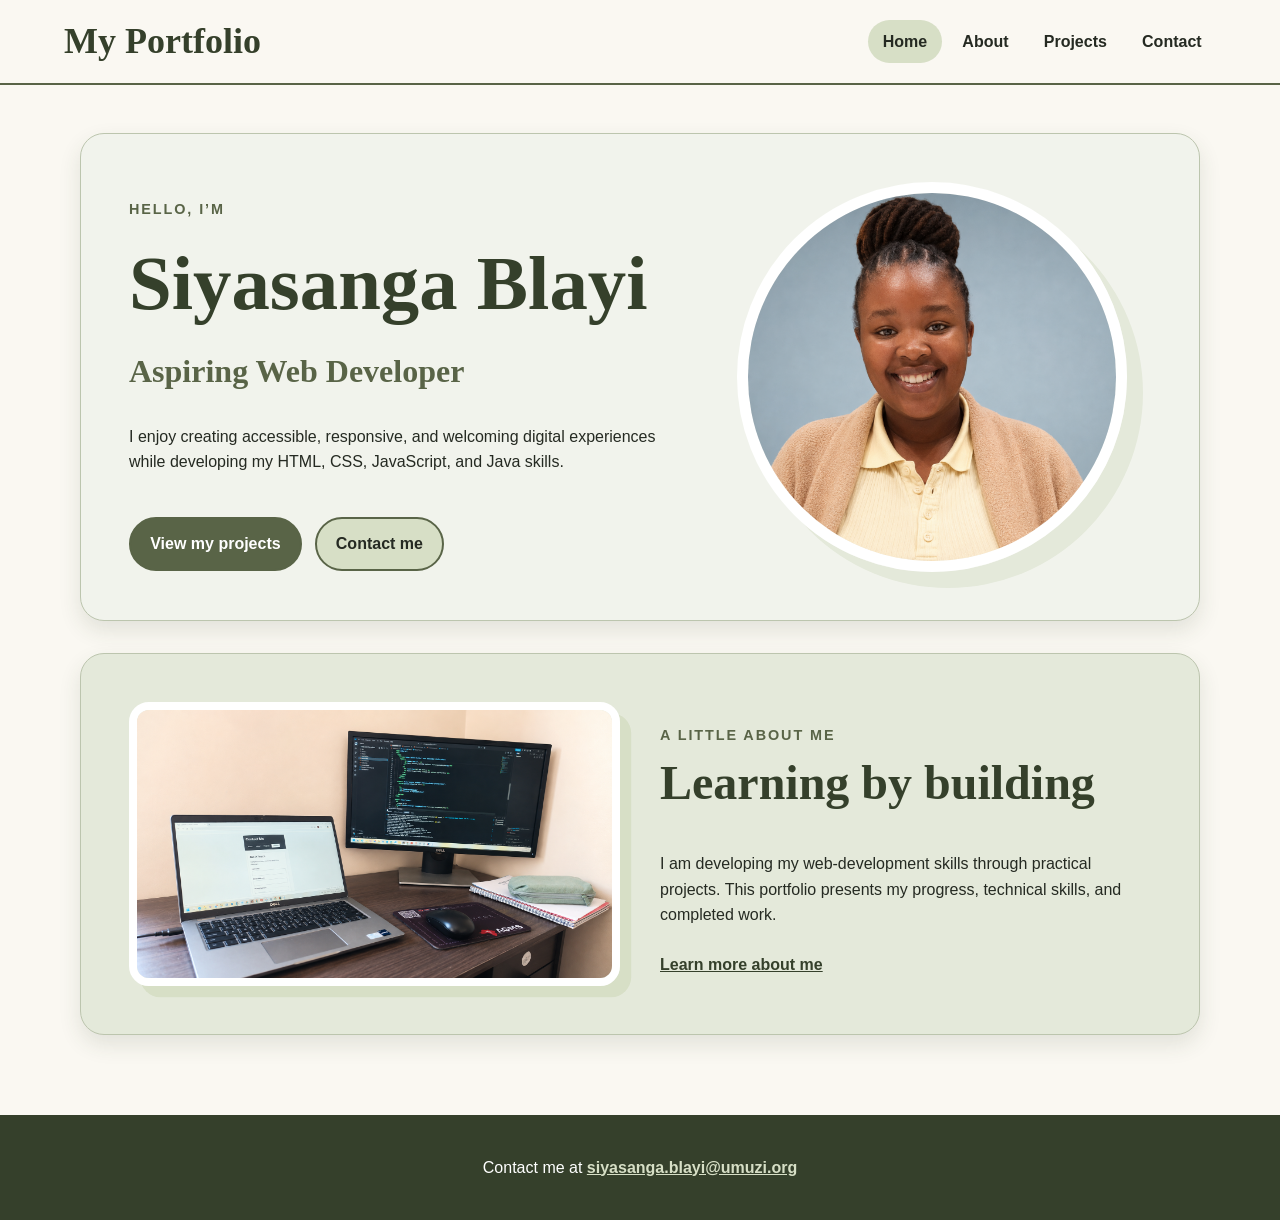
<file: index.html>
<!DOCTYPE html>
<html lang="en">
<head>
  <meta charset="UTF-8">
  <meta name="viewport" content="width=device-width, initial-scale=1.0">
  <meta
    name="description"
    content="The web development portfolio of Siyasanga Blayi."
  >
  <title>Siyasanga Blayi | Portfolio</title>
  <link rel="stylesheet" href="css/styles.css">
</head>

<body>
  <header class="header">
    <h1>My Portfolio</h1>

    <nav aria-label="Primary navigation">
      <ul>
        <li><a href="index.html" aria-current="page">Home</a></li>
        <li><a href="about.html">About</a></li>
        <li><a href="projects.html">Projects</a></li>
        <li><a href="contact.html">Contact</a></li>
      </ul>
    </nav>
  </header>

  <main>
    <section class="hero" aria-labelledby="hero-title">
      <p class="eyebrow">Hello, I’m</p>

      <h2 id="hero-title">Siyasanga Blayi</h2>

      <p class="hero-role">Aspiring Web Developer</p>

      <p class="hero-description">
        I enjoy creating accessible, responsive, and welcoming
        digital experiences while developing my HTML, CSS,
        JavaScript, and Java skills.
      </p>

      <nav class="hero-actions" aria-label="Portfolio actions">
        <a class="button primary-button" href="projects.html">
          View my projects
        </a>

        <a class="button secondary-button" href="contact.html">
          Contact me
        </a>
      </nav>

      <img
        class="hero-photo"
        src="images/profile.png"
        alt="Portrait of Siyasanga Blayi"
      >
    </section>

    <section class="intro" aria-labelledby="about-title">
      <img
        class="workspace-photo"
        src="images/hero.png"
        alt="Web development workspace with a laptop and external monitor"
      >

      <div class="intro-content">
        <p class="eyebrow">A little about me</p>

        <h2 id="about-title">Learning by building</h2>

        <p>
          I am developing my web-development skills through practical
          projects. This portfolio presents my progress, technical
          skills, and completed work.
        </p>

        <a class="text-link" href="about.html">
          Learn more about me
        </a>
      </div>
    </section>
  </main>

  <footer class="footer">
    <p>
      Contact me at
      <a href="mailto:siyasanga.blayi@umuzi.org">
        siyasanga.blayi@umuzi.org
      </a>
    </p>
  </footer>
</body>
</html>
</file>
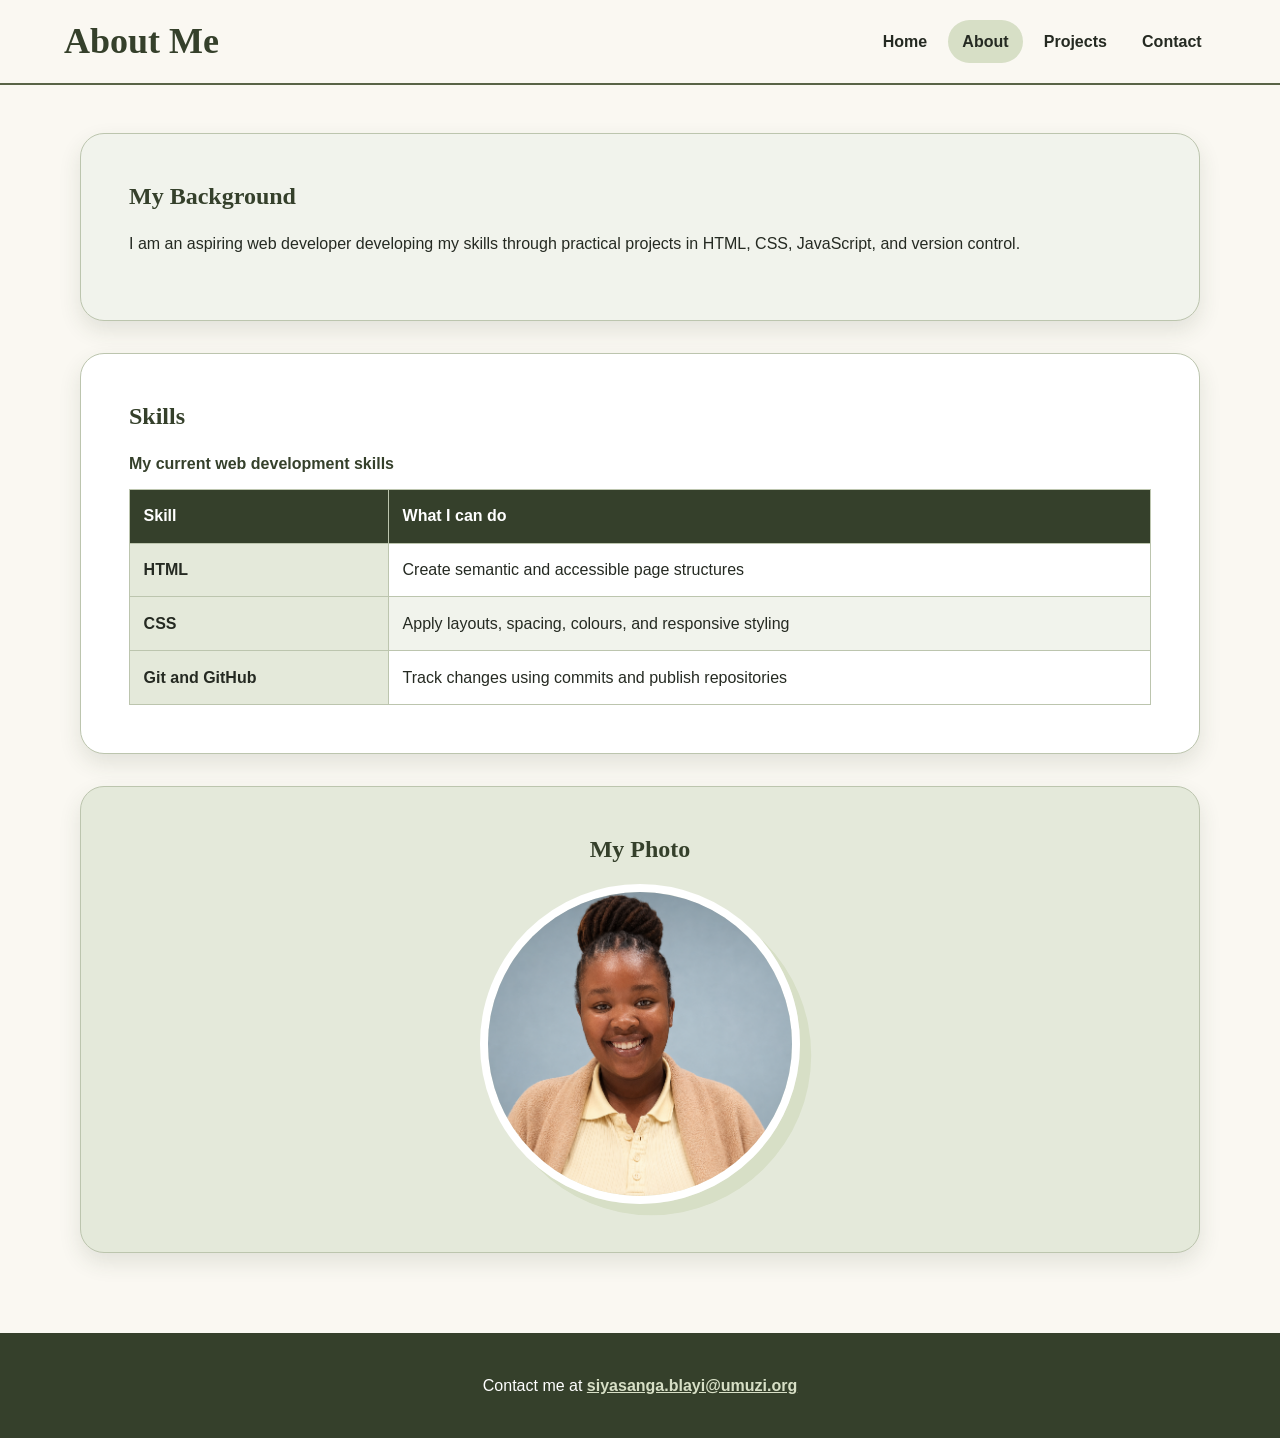
<file: about.html>
<!DOCTYPE html>
<html lang="en">
<head>
  <meta charset="UTF-8">
  <meta name="viewport" content="width=device-width, initial-scale=1.0">
  <meta
    name="description"
    content="Learn about Siyasanga Blayi's background and web development skills."
  >
  <title>About Siyasanga Blayi | Portfolio</title>
  <link rel="stylesheet" href="css/styles.css">
</head>

<body>
  <header class="header">
    <h1>About Me</h1>

    <nav aria-label="Primary navigation">
      <ul>
        <li><a href="index.html">Home</a></li>
        <li><a href="about.html" aria-current="page">About</a></li>
        <li><a href="projects.html">Projects</a></li>
        <li><a href="contact.html">Contact</a></li>
      </ul>
    </nav>
  </header>
  <main>
    <section class="about-section" aria-labelledby="background-title">
      <h2 id="background-title">My Background</h2>

      <p>
        I am an aspiring web developer developing my skills through
        practical projects in HTML, CSS, JavaScript, and version control.
      </p>
    </section>

    <section class="skills-section" aria-labelledby="skills-title">
      <h2 id="skills-title">Skills</h2>

      <table>
        <caption>My current web development skills</caption>

        <thead>
          <tr>
            <th scope="col">Skill</th>
            <th scope="col">What I can do</th>
          </tr>
        </thead>

        <tbody>
          <tr>
            <th scope="row">HTML</th>
            <td>Create semantic and accessible page structures</td>
          </tr>
          <tr>
            <th scope="row">CSS</th>
            <td>Apply layouts, spacing, colours, and responsive styling</td>
          </tr>
          <tr>
            <th scope="row">Git and GitHub</th>
            <td>Track changes using commits and publish repositories</td>
          </tr>
        </tbody>
      </table>
    </section>

    <section class="profile-section" aria-labelledby="profile-title">
      <h2 id="profile-title">My Photo</h2>

      <img
          class="profile-photo"
          src="images/profile.png"
          alt="Portrait of Siyasanga Blayi"
      >
    </section>
  </main>

  <footer class="footer">
    <p>
      Contact me at
    <a href="mailto:siyasanga.blayi@umuzi.org">siyasanga.blayi@umuzi.org</a>
    </p>
  </footer>
</body>
</html>
</file>
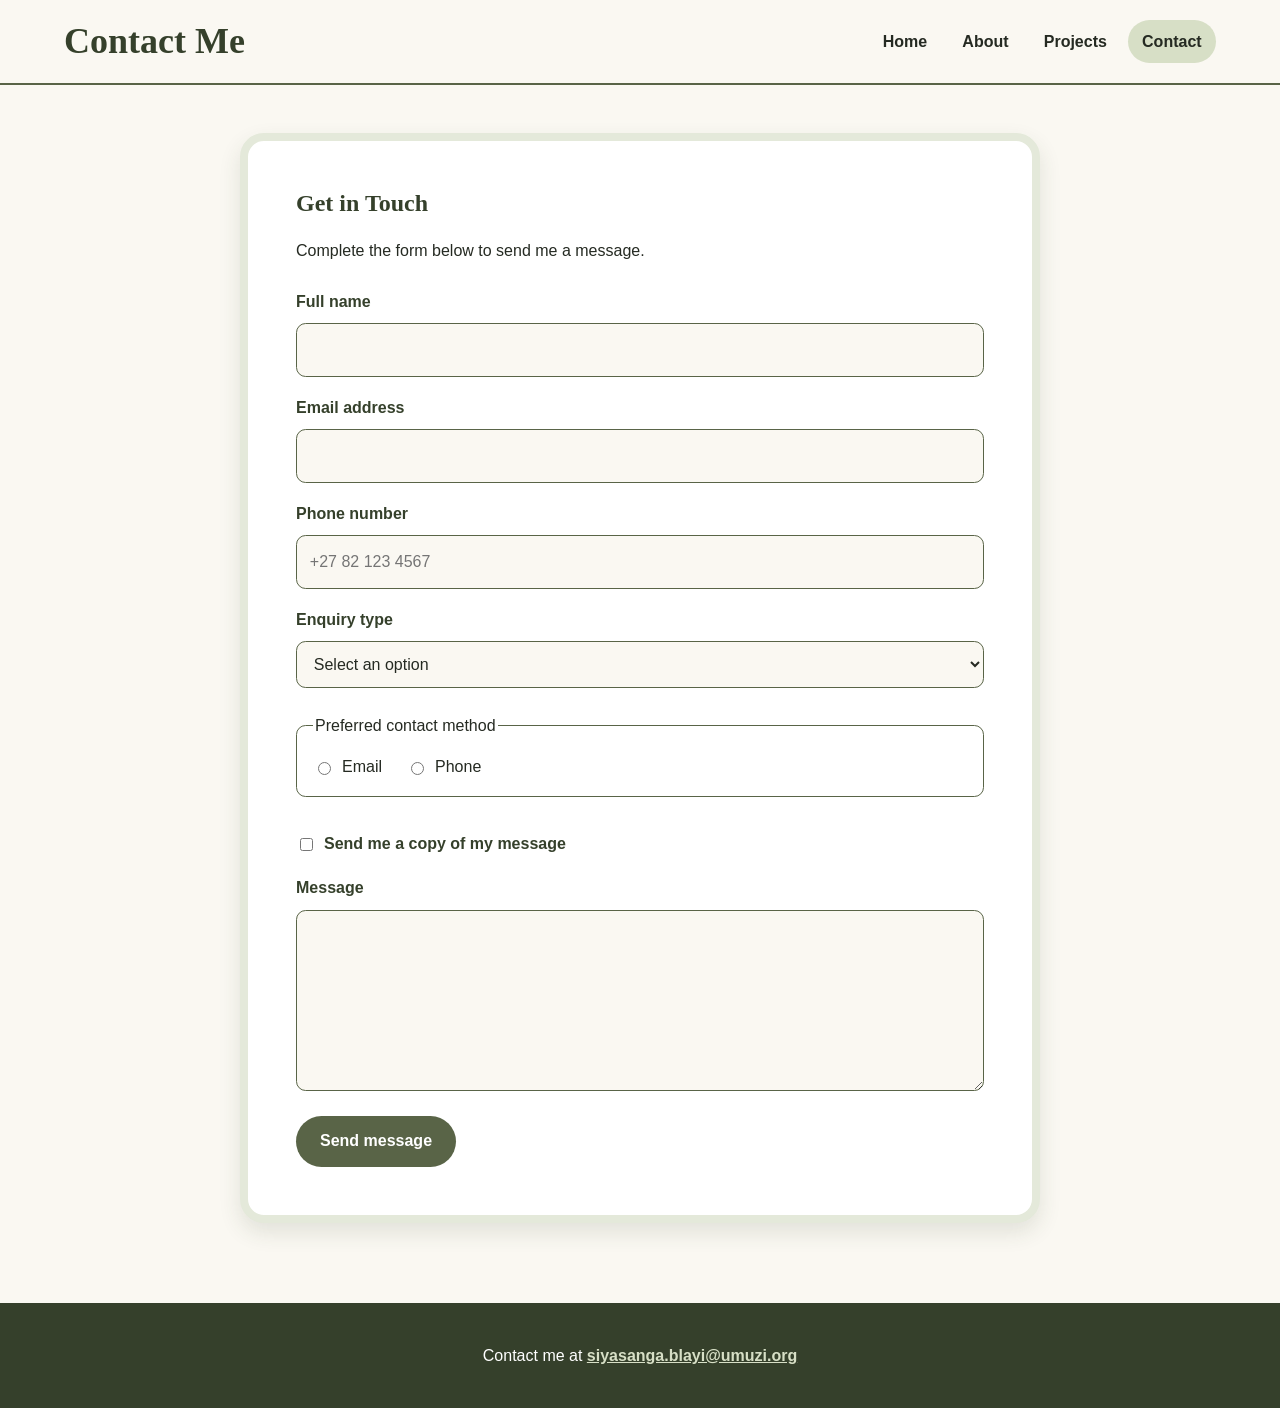
<file: contact.html>
<!DOCTYPE html>
<html lang="en">
<head>
  <meta charset="UTF-8">
  <meta name="viewport" content="width=device-width, initial-scale=1.0">
  <meta
    name="description"
    content="Contact Siyasanga Blayi about web development projects and opportunities."
  >
  <title>Contact | Siyasanga Blayi</title>
  <link rel="stylesheet" href="css/styles.css">
</head>

<body>
  <header class="header">
    <h1>Contact Me</h1>

    <nav aria-label="Primary navigation">
      <ul>
        <li><a href="index.html">Home</a></li>
        <li><a href="about.html">About</a></li>
        <li><a href="projects.html">Projects</a></li>
        <li>
          <a href="contact.html" aria-current="page">Contact</a>
        </li>
      </ul>
    </nav>
  </header>

  <main>
    <section class="contact-section" aria-labelledby="contact-title">
      <h2 id="contact-title">Get in Touch</h2>
      <p>Complete the form below to send me a message.</p>

      <form action="#" method="post">
        <label for="name">Full name</label>
        <input
          type="text"
          id="name"
          name="name"
          required
          minlength="2"
          maxlength="60"
        >

        <label for="email">Email address</label>
        <input
          type="email"
          id="email"
          name="email"
          required
        >

        <label for="phone">Phone number</label>
        <input
          type="tel"
          id="phone"
          name="phone"
          pattern="[0-9+ ]{10,15}"
          placeholder="+27 82 123 4567"
        >

        <label for="subject">Enquiry type</label>
        <select id="subject" name="subject" required>
          <option value="" disabled selected>Select an option</option>
          <option value="project">Project enquiry</option>
          <option value="opportunity">Work opportunity</option>
          <option value="feedback">Website feedback</option>
        </select>

        <fieldset>
          <legend>Preferred contact method</legend>

          <label>
            <input
              type="radio"
              name="contact-method"
              value="email"
              required
            >
            Email
          </label>

          <label>
            <input
              type="radio"
              name="contact-method"
              value="phone"
            >
            Phone
          </label>
        </fieldset>

        <label class="checkbox-label">
          <input type="checkbox" name="send-copy">
          Send me a copy of my message
        </label>

        <label for="message">Message</label>
        <textarea
          id="message"
          name="message"
          rows="6"
          required
          minlength="10"
          maxlength="500"
        ></textarea>

        <button type="submit">Send message</button>
      </form>
    </section>
  </main>

  <footer class="footer">
    <p>
      Contact me at
      <a href="mailto:siyasanga.blayi@umuzi.org">
        siyasanga.blayi@umuzi.org
      </a>
    </p>
  </footer>
</body>
</html>
</file>
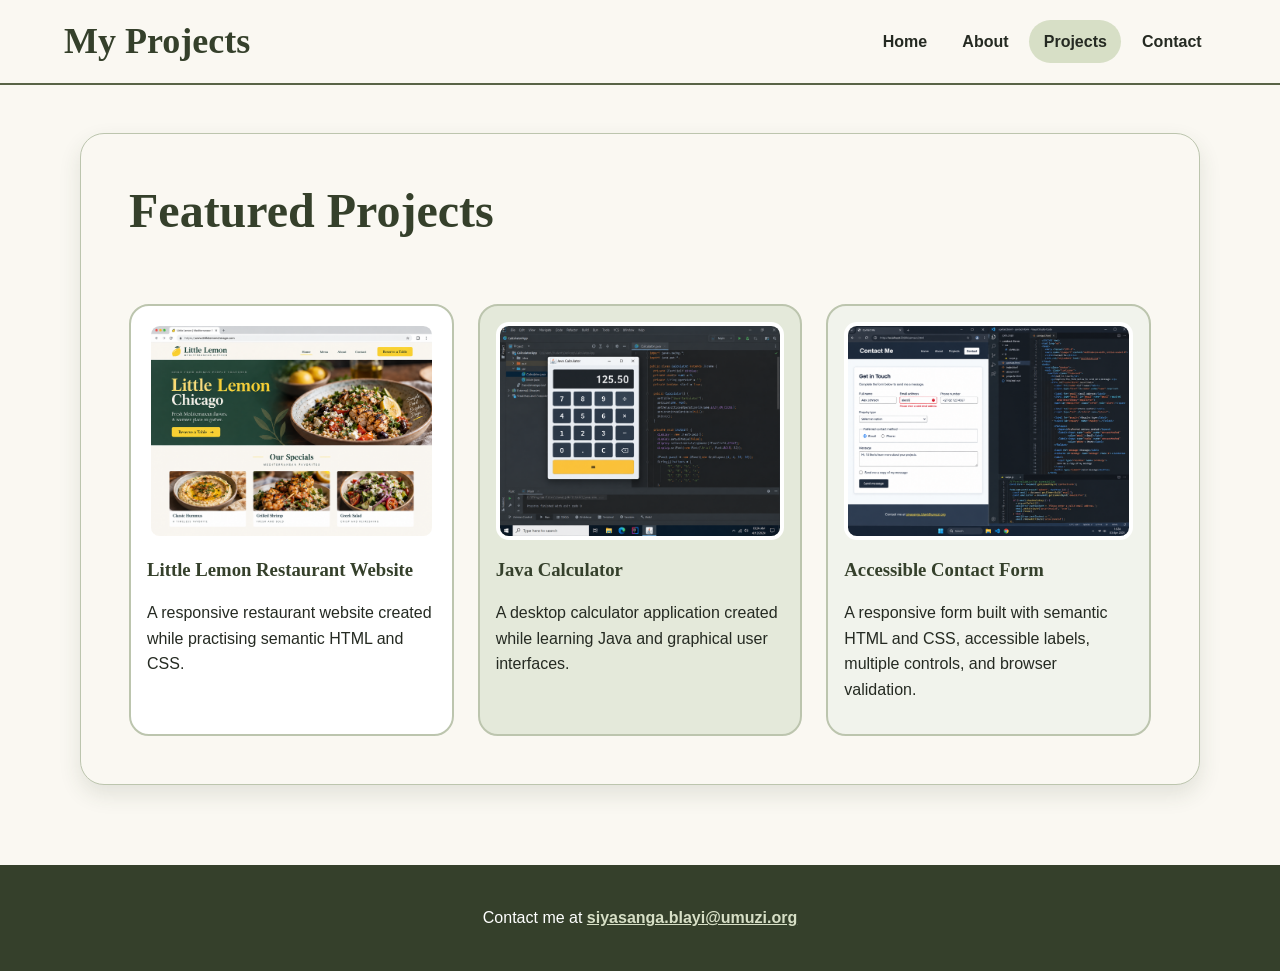
<file: projects.html>
<!DOCTYPE html>
<html lang="en">
<head>
  <meta charset="UTF-8">
  <meta name="viewport" content="width=device-width, initial-scale=1.0">
  <meta
    name="description"
    content="Explore web development projects created by Siyasanga Blayi."
  >
  <title>Projects | Siyasanga Blayi</title>
  <link rel="stylesheet" href="css/styles.css">
</head>

<body>
  <header class="header">
    <h1>My Projects</h1>

    <nav aria-label="Primary navigation">
      <ul>
        <li><a href="index.html">Home</a></li>
        <li><a href="about.html">About</a></li>
        <li>
          <a href="projects.html" aria-current="page">Projects</a>
        </li>
        <li><a href="contact.html">Contact</a></li>
      </ul>
    </nav>
  </header>

  <main>
 <section class="projects-section" aria-labelledby="projects-title">
  <h2 id="projects-title">Featured Projects</h2>

  <article class="project-card">
    <img
      src="images/little-lemon.png"
      alt="Little Lemon Mediterranean restaurant website homepage"
    >
    <h3>Little Lemon Restaurant Website</h3>
    <p>
      A responsive restaurant website created while practising
      semantic HTML and CSS.
    </p>
  </article>

  <article class="project-card">
    <img
      src="images/java-calculator.png"
      alt="Java calculator application displayed beside its source code"
    >
    <h3>Java Calculator</h3>
    <p>
      A desktop calculator application created while learning
      Java and graphical user interfaces.
    </p>
  </article>

  <article class="project-card">
    <img
      src="images/accessible-form-validator.png"
      alt="Accessible contact form displayed beside its HTML and CSS code"
    >
    <h3>Accessible Contact Form</h3>
    <p>
      A responsive form built with semantic HTML and CSS,
      accessible labels, multiple controls, and browser validation.
    </p>
  </article>
</section>
  </main>

  <footer class="footer">
    <p>
      Contact me at
      <a href="mailto:siyasanga.blayi@umuzi.org">
        siyasanga.blayi@umuzi.org
      </a>
    </p>
  </footer>
</body>
</html>
</file>
<file: css/styles.css>
/* 1. Colour palette */
:root {
  --cream: #faf8f2;
  --white: #ffffff;
  --text: #252a22;
  --olive: #596447;
  --dark-olive: #35402b;
  --light-olive: #d7dfc6;
  --soft-olive: #e4e9da;
  --pale-olive: #f1f3ec;
  --border: #bcc5ae;
  --shadow: rgba(53, 64, 43, 0.12);
}

/* 2. General page styling */
* {
  box-sizing: border-box;
}

body {
  min-height: 100vh;
  margin: 0;
  display: flex;
  flex-direction: column;
  font-family: "Trebuchet MS", Arial, sans-serif;
  line-height: 1.6;
  color: var(--text);
  background-color: var(--cream);
}

h1,
h2,
h3 {
  font-family: Georgia, "Times New Roman", serif;
  line-height: 1.2;
}

img {
  display: block;
  max-width: 100%;
  height: auto;
}

a {
  color: var(--olive);
}

a:hover {
  color: var(--dark-olive);
}

a:focus {
  outline: 3px solid var(--light-olive);
  outline-offset: 3px;
}

/* 3. Header and navigation */
.header {
  display: flex;
  justify-content: space-between;
  align-items: center;
  gap: 2rem;
  padding: 1.25rem 5%;
  color: var(--dark-olive);
  background-color: var(--cream);
  border-bottom: 2px solid var(--olive);
}

.header h1 {
  margin: 0;
  font-size: 2.25rem;
}

.header nav ul {
  display: flex;
  flex-wrap: wrap;
  gap: 0.4rem;
  margin: 0;
  padding: 0;
  list-style: none;
}

.header nav a {
  display: inline-block;
  padding: 0.55rem 0.9rem;
  color: var(--text);
  font-weight: bold;
  text-decoration: none;
  border-radius: 2rem;
}

.header nav a:hover,
.header nav a:focus {
  color: var(--text);
  background-color: var(--pale-olive);
}

.header nav a[aria-current="page"] {
  color: var(--text);
  background-color: var(--light-olive);
}

/* 4. Main content and sections */
main {
  flex: 1;
  width: 90%;
  max-width: 1120px;
  margin: 0 auto;
  padding: 3rem 0;
}

main > section {
  margin-bottom: 2rem;
  padding: 3rem;
  background-color: var(--white);
  border: 1px solid var(--border);
  border-radius: 1.5rem;
  box-shadow: 0 0.6rem 1.4rem var(--shadow);
}

main h2 {
  margin-top: 0;
  color: var(--dark-olive);
}

.eyebrow {
  margin-bottom: 0.4rem;
  color: var(--olive);
  font-size: 0.9rem;
  font-weight: bold;
  letter-spacing: 0.12rem;
  text-transform: uppercase;
}

/* 5. Homepage hero */
.hero {
  display: grid;
  grid-template-columns: 1.1fr 0.9fr;
  align-items: center;
  gap: 0.5rem 3rem;
  background-color: var(--pale-olive);
}

.hero .eyebrow,
.hero h2,
.hero-role,
.hero-description,
.hero-actions {
  grid-column: 1;
}

.hero h2 {
  margin-bottom: 0.4rem;
  font-size: 4.8rem;
}

.hero-role {
  margin: 0;
  color: var(--olive);
  font-family: Georgia, "Times New Roman", serif;
  font-size: 2rem;
  font-weight: bold;
}

.hero-description {
  max-width: 40rem;
  margin: 1rem 0;
}

.hero-photo {
  grid-column: 2;
  grid-row: 1 / 6;
  width: 100%;
  max-width: 390px;
  margin: auto;
  border: 0.7rem solid var(--white);
  border-radius: 50%;
  box-shadow: 1rem 1rem 0 var(--soft-olive);
}

.hero-actions {
  display: flex;
  flex-wrap: wrap;
  gap: 0.8rem;
  margin-top: 1rem;
}

/* 6. Buttons and links */
.button {
  display: inline-block;
  padding: 0.75rem 1.2rem;
  font-weight: bold;
  text-decoration: none;
  border: 2px solid var(--olive);
  border-radius: 2rem;
}

.header nav a,
.button,
button {
  transition: background-color 0.2s ease;
}

.primary-button {
  color: var(--white);
  background-color: var(--olive);
}

.primary-button:hover,
.primary-button:focus {
  color: var(--white);
  background-color: var(--dark-olive);
}

.secondary-button {
  color: var(--text);
  background-color: var(--light-olive);
}

.secondary-button:hover,
.secondary-button:focus {
  color: var(--text);
  background-color: var(--soft-olive);
}

.text-link {
  display: inline-block;
  margin-top: 0.5rem;
  color: var(--dark-olive);
  font-weight: bold;
}

/* 7. Homepage introduction */
.intro {
  display: grid;
  grid-template-columns: 1fr 1fr;
  align-items: center;
  gap: 2.5rem;
  background-color: var(--soft-olive);
}

.workspace-photo {
  width: 100%;
  border: 0.5rem solid var(--white);
  border-radius: 1.25rem;
  box-shadow: 0.7rem 0.7rem 0 var(--light-olive);
}

.intro-content h2 {
  font-size: 3rem;
}

/* 8. About page and skills table */
.about-section {
  background-color: var(--pale-olive);
}

.skills-section {
  background-color: var(--white);
}

.profile-section {
  text-align: center;
  background-color: var(--soft-olive);
}

.profile-photo {
  width: 100%;
  max-width: 320px;
  margin: 1rem auto 0;
  border: 0.5rem solid var(--white);
  border-radius: 50%;
  box-shadow: 0.7rem 0.7rem 0 var(--light-olive);
}

table {
  width: 100%;
  margin-top: 1rem;
  border-collapse: collapse;
  background-color: var(--white);
}

caption {
  margin-bottom: 0.75rem;
  color: var(--dark-olive);
  font-weight: bold;
  text-align: left;
}

th,
td {
  padding: 0.85rem;
  border: 1px solid var(--border);
  text-align: left;
}

thead th {
  color: var(--white);
  background-color: var(--dark-olive);
}

tbody th {
  color: var(--text);
  background-color: var(--soft-olive);
}

tbody tr:nth-child(even) td {
  background-color: var(--pale-olive);
}

/* 9. Projects page */
.projects-section {
  display: grid;
  grid-template-columns: repeat(3, 1fr);
  gap: 1.5rem;
  background-color: var(--cream);
}

.projects-section > h2 {
  grid-column: 1 / 4;
  font-size: 3rem;
}

.project-card {
  padding: 1rem;
  background-color: var(--white);
  border: 2px solid var(--border);
  border-radius: 1.25rem;
}

.project-card:nth-of-type(2) {
  background-color: var(--soft-olive);
}

.project-card:nth-of-type(3) {
  background-color: var(--pale-olive);
}

.project-card img {
  width: 100%;
  margin-bottom: 1rem;
  border: 0.3rem solid var(--white);
  border-radius: 0.8rem;
}

.project-card h3 {
  color: var(--dark-olive);
}

/* 10. Contact form */
.contact-section {
  max-width: 800px;
  margin-right: auto;
  margin-left: auto;
  background-color: var(--white);
  border: 0.5rem solid var(--soft-olive);
}

form {
  display: grid;
  gap: 0.55rem;
  max-width: 700px;
}

form > label {
  margin-top: 0.6rem;
  color: var(--dark-olive);
  font-weight: bold;
}

input[type="text"],
input[type="email"],
input[type="tel"],
select,
textarea {
  width: 100%;
  padding: 0.8rem;
  color: var(--text);
  background-color: var(--cream);
  border: 1px solid var(--olive);
  border-radius: 0.6rem;
  font: inherit;
}

textarea {
  resize: vertical;
}

fieldset {
  display: flex;
  flex-wrap: wrap;
  gap: 1.5rem;
  margin: 1rem 0;
  padding: 1rem;
  border: 1px solid var(--olive);
  border-radius: 0.6rem;
}

fieldset label,
.checkbox-label {
  display: flex;
  align-items: center;
  gap: 0.5rem;
}

input[type="radio"],
input[type="checkbox"] {
  accent-color: var(--olive);
}

input:focus,
select:focus,
textarea:focus {
  outline: 3px solid var(--light-olive);
  outline-offset: 2px;
  border-color: var(--dark-olive);
}

button {
  width: 10rem;
  margin-top: 1rem;
  padding: 0.8rem 1.4rem;
  color: var(--white);
  background-color: var(--olive);
  border: 0;
  border-radius: 2rem;
  font: inherit;
  font-weight: bold;
  cursor: pointer;
}

button:hover,
button:focus {
  background-color: var(--dark-olive);
}

/* 11. Footer */
.footer {
  padding: 1.5rem 5%;
  color: var(--white);
  background-color: var(--dark-olive);
  text-align: center;
}

.footer a {
  color: var(--light-olive);
  font-weight: bold;
}

.footer a:hover,
.footer a:focus {
  color: var(--white);
}

/* 12. Tablet layout */
@media (max-width: 800px) {
  .header {
    flex-direction: column;
    align-items: flex-start;
  }

  .header h1 {
    font-size: 2rem;
  }

  main {
    width: 92%;
    padding: 2rem 0;
  }

  main > section {
    padding: 2rem;
  }

  .hero,
  .intro,
  .projects-section {
    grid-template-columns: 1fr;
  }

  .hero .eyebrow,
  .hero h2,
  .hero-role,
  .hero-description,
  .hero-actions,
  .hero-photo {
    grid-column: 1;
  }

  .hero-photo {
    grid-row: auto;
    max-width: 340px;
    margin-top: 1.5rem;
  }

  .hero h2 {
    font-size: 3.5rem;
  }

  .hero-role {
    font-size: 1.6rem;
  }

  .intro-content h2,
  .projects-section > h2 {
    font-size: 2.4rem;
  }

  .projects-section > h2 {
    grid-column: 1;
  }
}

/* 13. Mobile layout */
@media (max-width: 480px) {
  .header {
    padding: 1rem 5%;
  }

  .header h1 {
    font-size: 1.8rem;
  }

  .header nav ul {
    gap: 0.2rem;
  }

  .header nav a {
    padding: 0.45rem 0.6rem;
  }

  main {
    width: 92%;
    padding: 1.5rem 0;
  }

  main > section {
    padding: 1.25rem;
    border-radius: 1rem;
  }

  .hero h2 {
    font-size: 2.4rem;
  }

  .hero-role {
    font-size: 1.35rem;
  }

  .hero-photo {
    max-width: 280px;
  }

  .intro-content h2,
  .projects-section > h2 {
    font-size: 2rem;
  }

  .hero-actions {
    flex-direction: column;
  }

  .button {
    width: 100%;
    text-align: center;
  }

  th,
  td {
    padding: 0.65rem;
    font-size: 0.9rem;
  }

  fieldset {
    flex-direction: column;
    gap: 0.75rem;
  }

  button {
    width: 100%;
  }
}

/* The message ID targets this one unique form field */
#message {
  min-height: 10rem;
}
</file>
